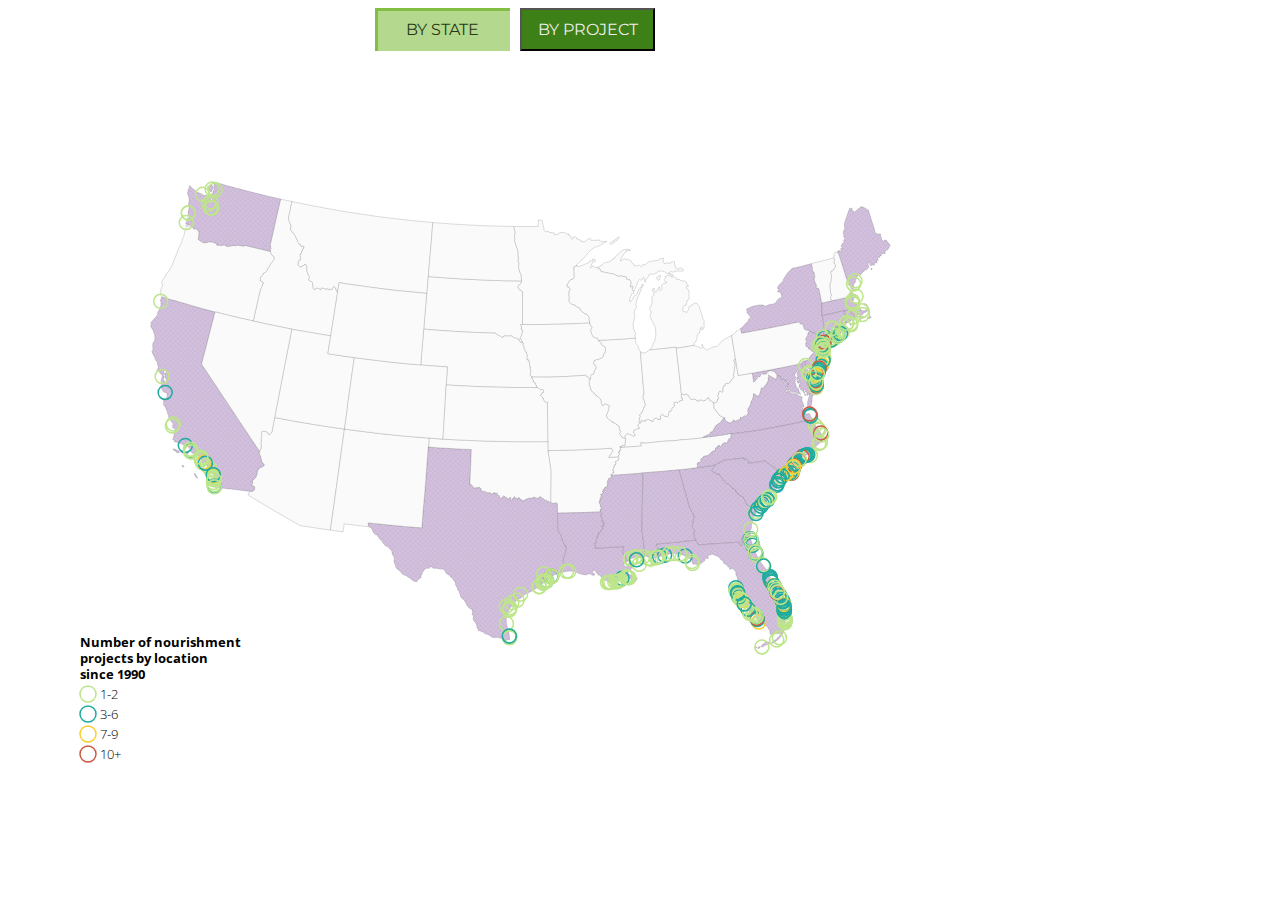
<file: PS01/index.html>
<!DOCTYPE html>
<html>
<head>
    <title>Load from CSV</title>

    <link rel="stylesheet" href="https://fonts.googleapis.com/css?family=Open+Sans:400,400italic,700,700italic%7CPlayfair+Display:400,700%7CMontserrat" type="text/css" media="all">

    <link rel="stylesheet" type="text/css" href="style.css">

    <script src="./libraries/d3.v4.2.6.min.js"></script>
    <script src="./libraries/texture.min.js"></script>
    <script src="./libraries/queue.min.js"></script>

</head>

<body>
    <div class="content">
      <div id="map-container">
      </div>
    </div>
</body>

<script src="./index.js"></script>

</html>
</file>
<file: PS01/style.css>
.content {
  width: 80vw;
  height: 80vh;
}

#map-container {
  width: 100%;
  height: 100%;
}

#svgBox #svg1 {
  margin: 0;
}

#svgBox #svg2 {
  background: rgba(255,255,255,.7);
  position: relative;
  width: 200px;
  height: 180px;
  margin-bottom: -180px;
}

#svgBox .background {
  fill: none;
  pointer-events: all;
}

#svgBox .feature {
  cursor: pointer;
}

#svgBox .feature.active {
  fill: #bda2cc;
}

#svgBox .tooltip {
  position: absolute;
  display: flex;
  flex-direction: row;
  flex-wrap: wrap;
  align-content: center;
  width: 250px;
}

#svgBox .state-tooltip {
  position: absolute;
  background-color: #FAFAFA;
  border: 1pt solid #4A4A4A;
  border-radius: 2%;
  padding: .3rem;
  font-family: "Open Sans", Verdana, sans-serif;
  font-weight: 300;
  font-size: .6rem;
  opacity: .95;
  max-width: 240px;

}

#svgBox .tooltip-content,
#svgBox .state-data {
  background-color: #FAFAFA;
  border: 1pt solid #4A4A4A;
  border-radius: 2%;
  margin-right: 1%;
  margin-top: .5%;
  padding: .3rem;
  font-family: "Open Sans", Verdana, sans-serif;
  font-weight: 300;
  font-size: .6rem;
  opacity: .95
}

#svgBox .legend-label {
  font-family: "Open Sans", Verdana, sans-serif;
  font-weight: 300;
  font-size: .8rem;
}

#svgBox .legend-title {
  font-family: "Open Sans", serif;
  font-weight: 700;
  font-size: .8rem;
}

#svgBox .label {
  font-family: "Open Sans", Verdana, sans-serif;
}

#svgBox p.location {
  font-size: .8rem;
  font-weight: bold;
  margin: 0;
  line-height: 1.2rem;
}

#svgBox p.info {
  font-size: .8rem;
  font-weight: normal;
  margin: 0;
  line-height: 1.2rem;
}

#svgBox span.state {
  font-weight: normal;
  margin: 0;
  line-height: 1rem;
}

#svgBox .button-container {
  display: flex;
  flex-direction: row;
  justify-content: center;
}

#svgBox .buttons {
  font-family: "Montserrat",sans-serif;
  background-color: #B4D88E;
  border: none;
  color: #273914;
  padding: 1% 1%;
  text-align: center;
  text-decoration: none;
  text-transform: uppercase;
  font-size: 1rem;
  margin-right: 1%;
  width: 135px;
  box-shadow: inset 3px 3px 0px 0px #83BE44;
}

#svgBox .clicked {
  font-family: "Montserrat", sans-serif;
  background-color: #3d8017;
  /*color: #273914;*/
  color: #EEEEEE;
  padding: 1% 1%;
  text-align: center;
  text-decoration: none;
  text-transform: uppercase;
  font-size: 1rem;
  margin-right: 1%;
  width: 135px;
  /*box-shadow: inset 0 2px 0 0 #B8E986;*/
}

#svgBox tbody tr:nth-child(even) {
  background-color: #e1e1e1;
}

#svgBox table {
  border-collapse: collapse;
  width: 100%;
  margin-top: .5rem;
}

#svgBox thead {
  text-align: Left;
}

#svgBox th:nth-child(3),
#svgBox th:nth-child(4),
#svgBox td:nth-child(3),
#svgBox td:nth-child(4) {
  text-align: right;
}

#svgBox th,
#svgBox td {
  padding-left: .5em;
}

#svgBox th {
  border-bottom: 1pt solid #4A4A4A;
}
</file>
